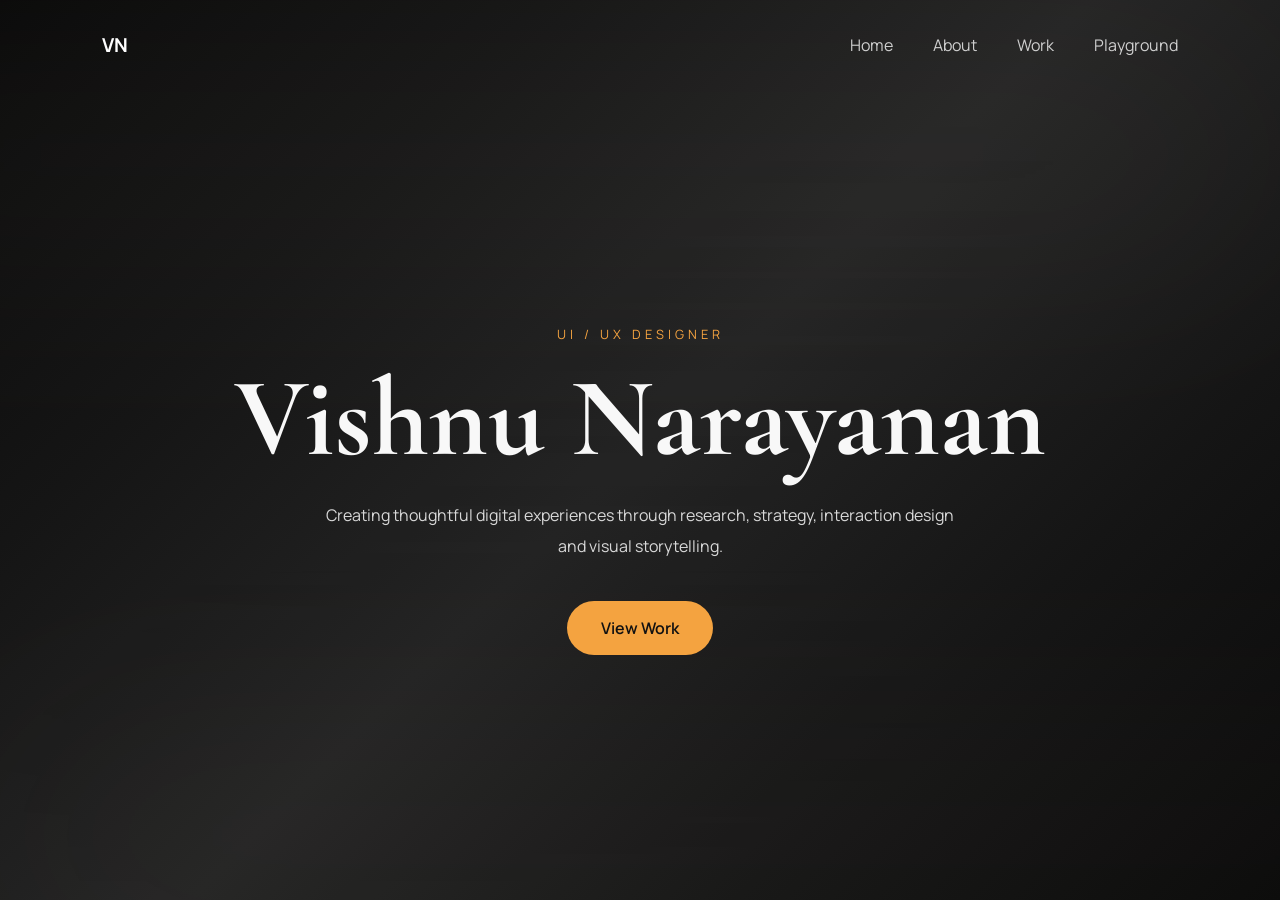
<file: index.html>
<!DOCTYPE html>
<html lang="en">

<head>
<meta charset="UTF-8">
<meta name="viewport" content="width=device-width, initial-scale=1.0">

<title>Vishnu Narayanan | UI/UX Designer</title>

<link href="https://fonts.googleapis.com/css2?family=Cormorant+Garamond:wght@500;600;700&family=Manrope:wght@300;400;500;600&display=swap" rel="stylesheet">

<link rel="stylesheet" href="home.css">
</head>

<body>

<!-- Background -->

<div class="bg-strips">
    <span class="strip s1"></span>
    <span class="strip s2"></span>
    <span class="strip s3"></span>
    <span class="strip s4"></span>
</div>

<div class="rain">
    <span></span>
    <span></span>
    <span></span>
    <span></span>
    <span></span>
    <span></span>
    <span></span>
    <span></span>
    <span></span>
    <span></span>
</div>

<!-- Navbar -->

<nav class="navbar">

    <a href="index.html" class="logo">
        VN
    </a>

    <ul class="nav-links">
        <li><a href="index.html" class="active-nav">Home</a></li>
        <li><a href="about.html">About</a></li>
        <li><a href="work.html">Work</a></li>
        <li><a href="Playground.html">Playground  </a></li>
    </ul>

</nav>

<!-- Hero -->

<main class="hero">

    <div class="hero-content">

        <p class="role">
            UI / UX DESIGNER
        </p>

        <h1>
            Vishnu Narayanan
        </h1>

        <p class="description">
            Creating thoughtful digital experiences through research,
            strategy, interaction design and visual storytelling.
        </p>

        <a href="work.html" class="cta-btn">
            View Work
        </a>

    </div>

</main>

<script src="home.js"></script>

</body>
</html>
</file>
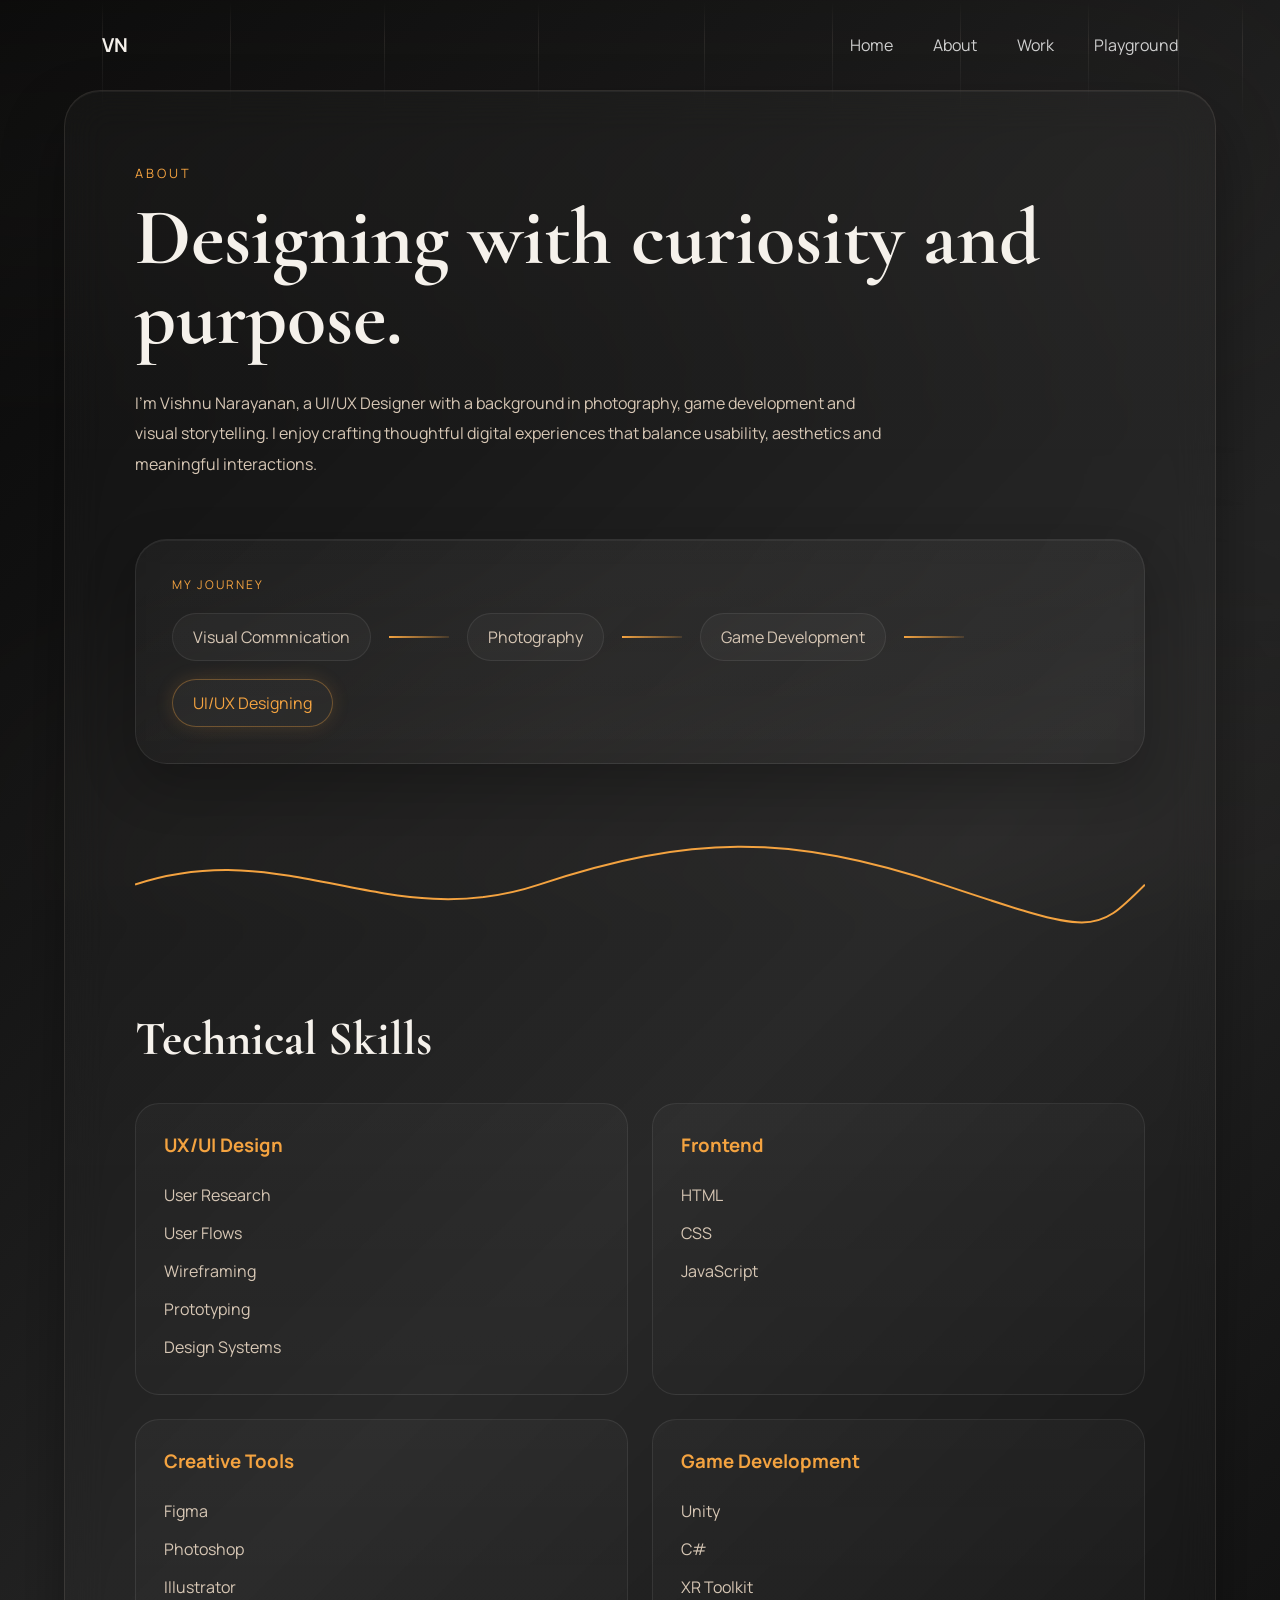
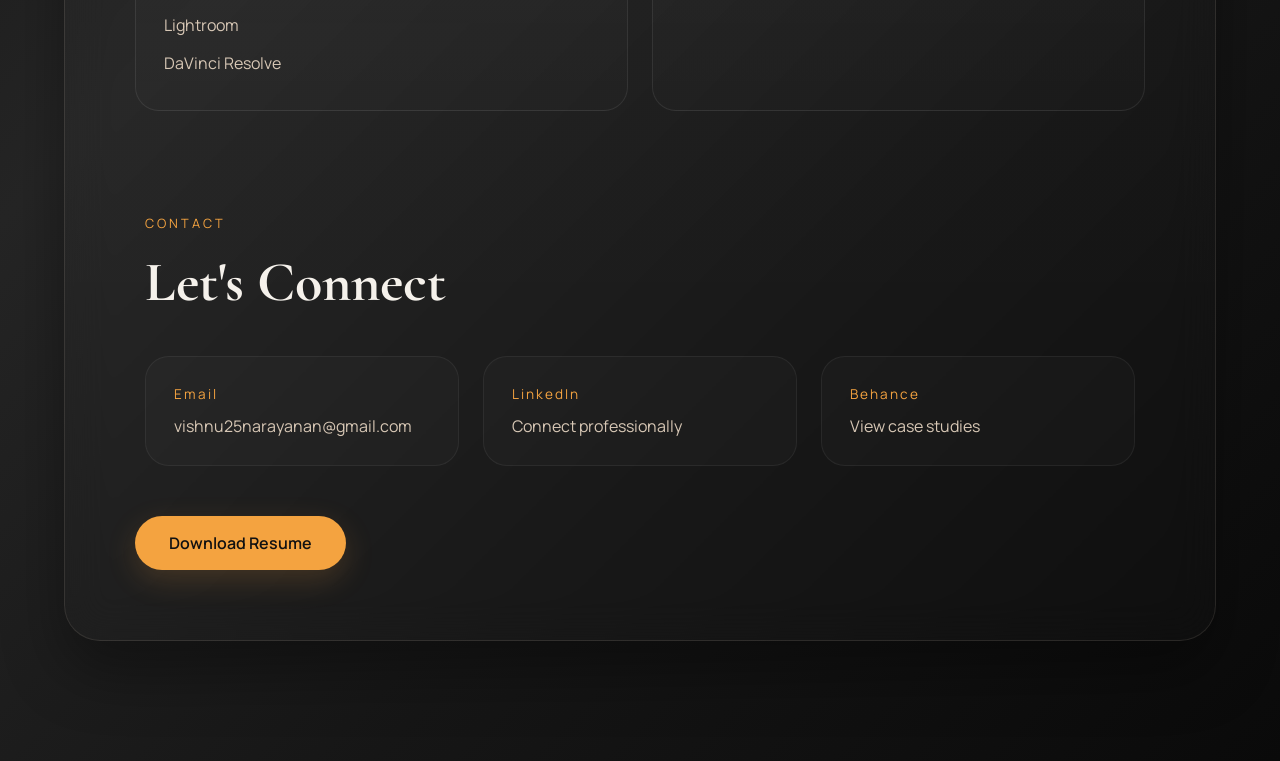
<file: about.html>
<!DOCTYPE html>
<html lang="en">

<head>
<meta charset="UTF-8">
<meta name="viewport" content="width=device-width, initial-scale=1.0">

<title>About | Vishnu Narayanan</title>

<link href="https://fonts.googleapis.com/css2?family=Cormorant+Garamond:wght@500;600;700&family=Manrope:wght@300;400;500;600&display=swap" rel="stylesheet">

<link rel="stylesheet" href="about.css">

</head>

<body>

<!-- Background -->

<div class="bg-strips">
    <span class="strip s1"></span>
    <span class="strip s2"></span>
    <span class="strip s3"></span>
    <span class="strip s4"></span>
</div>

<div class="rain">
    <span></span><span></span><span></span><span></span><span></span>
    <span></span><span></span><span></span><span></span><span></span>
</div>

<!-- NAV -->

<nav class="navbar">

    <a href="index.html" class="logo">
        VN
    </a>

     <ul class="nav-links">
        <li><a href="index.html">Home</a></li>
        <li><a href="about.html" class="active-nav">About</a></li>
        <li><a href="work.html">Work</a></li>
        <li><a href="Playground.html">Playground  </a></li>
    </ul>

</nav>

<main class="about-page">

    <!-- ABOUT CARD -->

<section class="about-card reveal">

    <div class="overlay-shape shape1"></div>
    <div class="overlay-shape shape2"></div>

    <span class="section-tag">
        ABOUT
    </span>

    <h1>
        Designing with curiosity and purpose.
    </h1>

    <p class="about-description">
        I'm Vishnu Narayanan, a UI/UX Designer with a background in
        photography, game development and visual storytelling.

        I enjoy crafting thoughtful digital experiences that balance
        usability, aesthetics and meaningful interactions.
    </p>

    <!-- JOURNEY -->

    <div class="journey-container">

        <span class="mini-tag">
            MY JOURNEY
        </span>

        <div class="journey-path">

            <div class="journey-step">
                Visual Commnication
            </div>

            <div class="journey-connector"></div>

            <div class="journey-step">
                Photography
            </div>

            <div class="journey-connector"></div>

            <div class="journey-step">
                Game Development
            </div>

            <div class="journey-connector"></div>

            <div class="journey-step active-step">
                UI/UX Designing
            </div>

        </div>

    </div>

    <div class="wave-divider">

        <svg viewBox="0 0 1000 120">
            <path
            d="M0 60 C150 10 250 110 400 60 S650 10 800 60 S950 110 1000 60"
            fill="none"
            stroke="#F4A340"
            stroke-width="2"/>
        </svg>

    </div>

    <h2 class="skills-title">
        Technical Skills
    </h2>

    <div class="skills-grid">

        <div class="skill-group">

            <h3>UX/UI Design</h3>

            <ul>
                <li>User Research</li>
                <li>User Flows</li>
                <li>Wireframing</li>
                <li>Prototyping</li>
                <li>Design Systems</li>
            </ul>

        </div>

        <div class="skill-group">

            <h3>Frontend</h3>

            <ul>
                <li>HTML</li>
                <li>CSS</li>
                <li>JavaScript</li>
            </ul>

        </div>

        <div class="skill-group">

            <h3>Creative Tools</h3>

            <ul>
                <li>Figma</li>
                <li>Photoshop</li>
                <li>Illustrator</li>
                <li>Lightroom</li>
                <li>DaVinci Resolve</li>
            </ul>

        </div>

        <div class="skill-group">

            <h3>Game Development</h3>

            <ul>
                <li>Unity</li>
                <li>C#</li>
                <li>XR Toolkit</li>
            </ul>

        </div>

    </div>

 <section class="contact-section reveal">

    <span class="section-tag">
        CONTACT
    </span>

    <h2>
        Let's Connect
    </h2>

    <div class="contact-grid">

        <a href="mailto:vishnu25narayanan@gmail.com" class="contact-card">

            <span>Email</span>
            <p>vishnu25narayanan@gmail.com</p>

        </a>

        <a href="#" class="contact-card">

            <span>LinkedIn</span>
            <p>Connect professionally</p>

        </a>

        <a href="https://www.behance.net/vishnunarayanan25"
           class="contact-card">

            <span>Behance</span>
            <p>View case studies</p>

        </a>

    </div>

</section>

    <a href="resume.pdf"
       class="resume-btn"
       download>

        Download Resume

    </a>

</section>

</main>

<script src="about.js"></script>

</body>
</html>
</file>
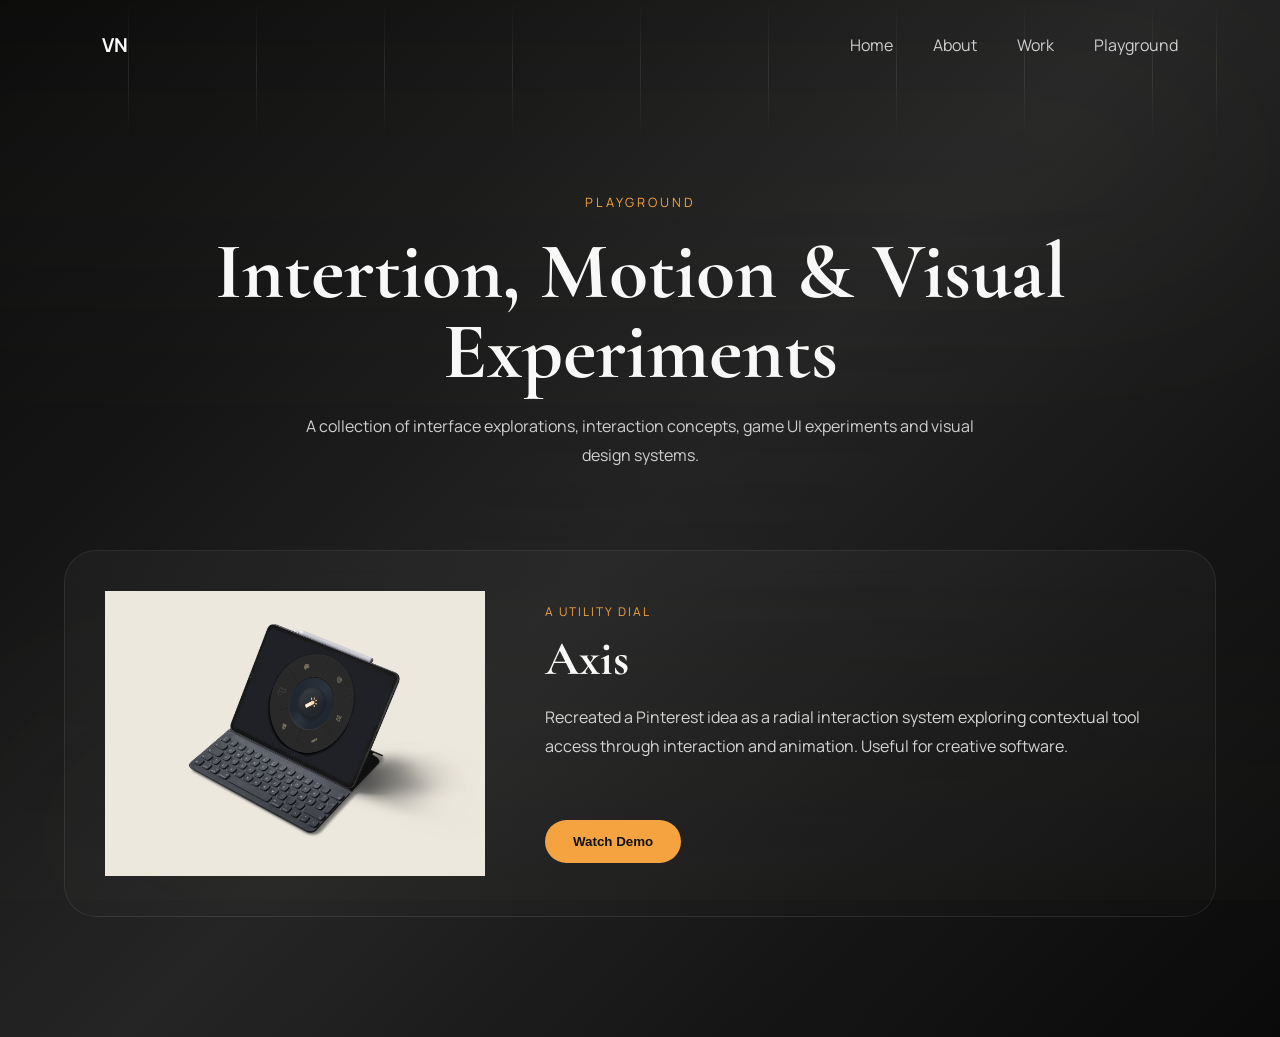
<file: Playground.html>
<!DOCTYPE html>
<html lang="en">

<head>
    <meta charset="UTF-8">
    <meta name="viewport" content="width=device-width, initial-scale=1.0">
    <title>Playground</title>
    <link rel="stylesheet" href="playground.css">
    <link
        href="https://fonts.googleapis.com/css2?family=Cormorant+Garamond:wght@500;600;700&family=Manrope:wght@300;400;500;600&display=swap"
        rel="stylesheet">
</head>

<body>
    <div class="bg-strips">
        <span class="strip s1"></span>
        <span class="strip s2"></span>
        <span class="strip s3"></span>
        <span class="strip s4"></span>
    </div>

    <div class="rain">
        <span></span><span></span><span></span><span></span><span></span>
        <span></span><span></span><span></span><span></span><span></span>
    </div>

    <!-- NAVBAR -->

    <nav class="navbar">

        <a href="index.html" class="logo">
            VN
        </a>

       <ul class="nav-links">
        <li><a href="index.html">Home</a></li>
        <li><a href="about.html">About</a></li>
        <li><a href="work.html">Work</a></li>
        <li><a href="Playground.html" class="active-nav">Playground</a></li>
  
    </ul>

    </nav>

    <!-- PAGE -->

    <main class="playground-page">

        <!-- HEADER -->

        <section class="playground-header reveal">

            <span class="section-tag">
                PLAYGROUND
            </span>

            <h1>
                Intertion, Motion & Visual Experiments
            </h1>

            <p>
                A collection of interface explorations,
                interaction concepts, game UI experiments and visual design systems.
            </p>

        </section>

        <!-- GRID -->

        <section class="playground-grid">

            <!-- AXIS -->

          <article class="play-card reveal">

    <div class="play-image">

        <img
            src="images_videos/ipad_mockup.png"
            alt="Axis interaction concept">

    </div>

    <div class="play-content">

        <span class="play-tag">
            A Utility Dial
        </span>

        <h2>
            Axis
        </h2>

        <p>
            Recreated a Pinterest idea as a radial interaction system
            exploring contextual tool access through interaction and animation.
            Useful for creative software.
        </p>

        <div class="play-buttons">

            <button
                class="play-btn open-modal"
                data-video="images_videos/Axis_dial.mp4">

                Watch Demo

            </button>

        </div>

    </div>

</article>

        </section>

    </main>
     <div class="video-modal" id="videoModal">

        <div class="modal-content">

            <span class="close-modal">&times;</span>

            <video id="projectVideo" controls preload="metadata">
            </video>

        </div>
    <script src="playground.js"></script>
</body>

</html>
</file>
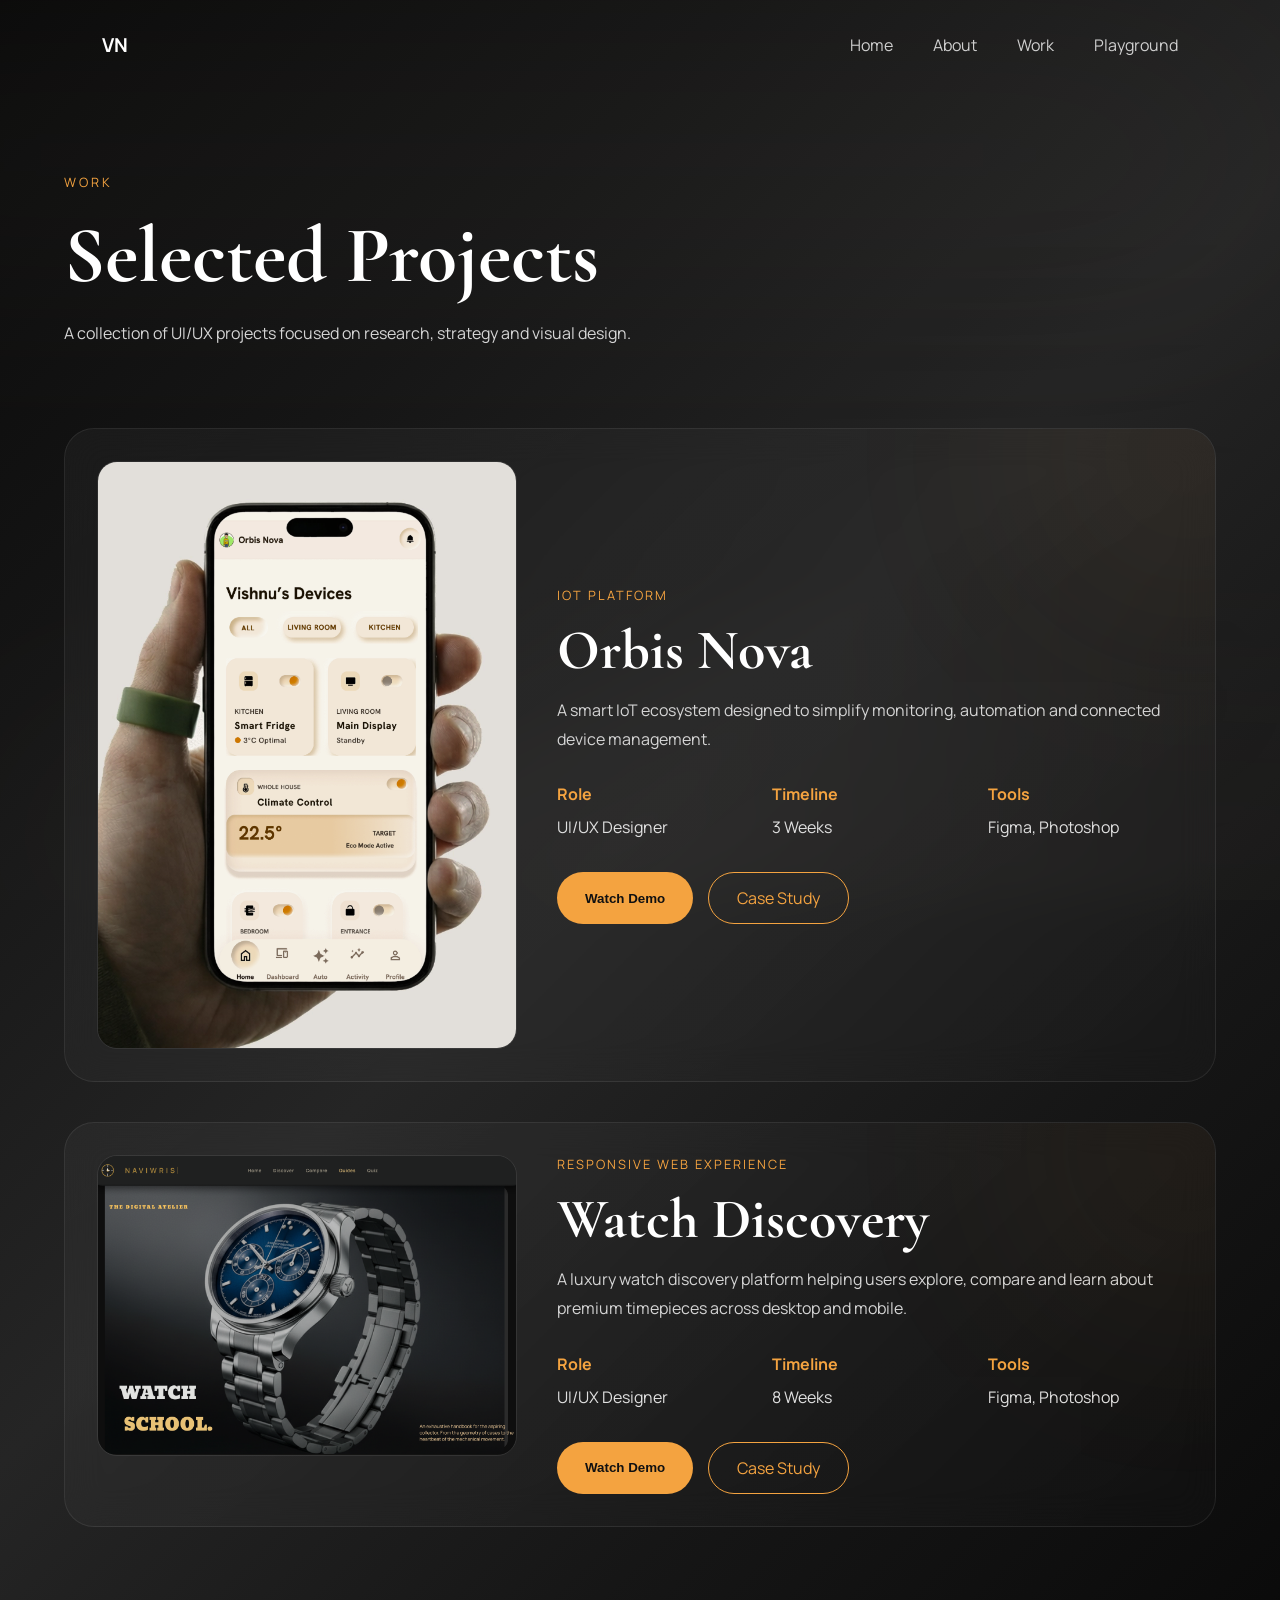
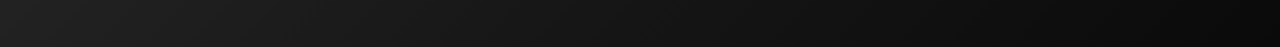
<file: work.html>
<!DOCTYPE html>
<html lang="en">

<head>
    <meta charset="UTF-8">
    <meta name="viewport" content="width=device-width, initial-scale=1.0">
    <title>Work | Vishnu Narayanan</title>
    <link
        href="https://fonts.googleapis.com/css2?family=Cormorant+Garamond:wght@500;600;700&family=Manrope:wght@300;400;500;600&display=swap"
        rel="stylesheet">
    <link rel="stylesheet" href="work.css">
</head>

<body>
    <div class="bg-strips">
        <span class="strip s1"></span>
        <span class="strip s2"></span>
        <span class="strip s3"></span>
        <span class="strip s4"></span>
    </div>

    <div class="rain">
        <span></span><span></span><span></span><span></span><span></span>
        <span></span><span></span><span></span><span></span><span></span>
    </div>
    <nav class="navbar">

        <a href="index.html" class="logo">
            VN
        </a>

        <ul class="nav-links">
        <li><a href="index.html">Home</a></li>
        <li><a href="about.html">About</a></li>
        <li><a href="work.html" class="active-nav" >Work</a></li>
        <li><a href="Playground.html">Playground  </a></li>
    </ul>

    </nav>

    <main class="work-page">

        <section class="work-header reveal">

            <span class="section-tag">
                WORK
            </span>

            <h1>
                Selected Projects
            </h1>

            <p>
                A collection of UI/UX projects focused on research,
                strategy and visual design.
            </p>

        </section>

        <section class="projects">

            <!-- ORBIS NOVA -->

            <div class="project-card reveal">

                <div class="project-image">
                    <img src="images_videos/Mockup Result.png" alt="Orbis Nova">
                </div>

                <div class="project-info">

                    <span class="project-tag">
                        IoT Platform
                    </span>

                    <h2>Orbis Nova</h2>

                    <p>
                        A smart IoT ecosystem designed to simplify
                        monitoring, automation and connected device
                        management.
                    </p>

                    <div class="project-meta">

                        <div class="meta-item">
                            <h4>Role</h4>
                            <p>UI/UX Designer</p>
                        </div>

                        <div class="meta-item">
                            <h4>Timeline</h4>
                            <p>3 Weeks</p>
                        </div>

                        <div class="meta-item">
                            <h4>Tools</h4>
                            <p>Figma, Photoshop</p>
                        </div>

                    </div>

                    <div class="project-buttons">

                        <button class="primary-btn open-modal"  
                        data-video="images_videos/orbis_nova.mp4">

                            Watch Demo

                        </button>

                        <a href="https://www.behance.net/gallery/251852947/Orbis-Nova-%28Iot-Smarthome%29?platform=direct" class="secondary-btn">

                            Case Study

                        </a>

                    </div>

                </div>

            </div>

            <!-- WATCH DISCOVERY -->

            <div class="project-card reveal">

                <div class="project-image">
                    <img src="images_videos/Watch_guide-page.png" alt="Watch Discovery">
                </div>

                <div class="project-info">

                    <span class="project-tag">
                        Responsive Web Experience
                    </span>

                    <h2>Watch Discovery</h2>

                    <p>
                        A luxury watch discovery platform helping users
                        explore, compare and learn about premium
                        timepieces across desktop and mobile.
                    </p>

                    <div class="project-meta">

                        <div class="meta-item">
                            <h4>Role</h4>
                            <p>UI/UX Designer</p>
                        </div>

                        <div class="meta-item">
                            <h4>Timeline</h4>
                            <p>8 Weeks</p>
                        </div>

                        <div class="meta-item">
                            <h4>Tools</h4>
                            <p>Figma, Photoshop</p>
                        </div>

                    </div>

                    <div class="project-buttons">

                        <button class="primary-btn open-modal"
                         data-video="images_videos/watch-discovery-demo.mp4">

                            Watch Demo

                        </button>

                        <a href="https://www.behance.net/gallery/251208087/Navwrist-Watch-Discovery-Platform-UIUX-Case-Study" class="secondary-btn">

                            Case Study

                        </a>

                    </div>

                </div>

            </div>

        </section>

    </main>

    <!-- VIDEO MODAL -->

    <div class="video-modal" id="videoModal">

        <div class="modal-content">

            <span class="close-modal">&times;</span>

            <video id="projectVideo" controls preload="metadata">
            </video>

        </div>

    </div>
    <script src="work.js"></script>
</body>

</html>
</file>
<file: home.css>
*{
    margin:0;
    padding:0;
    box-sizing:border-box;
}

html{
    scroll-behavior:smooth;
}

body{

    font-family:'Manrope',sans-serif;

    color:#F8F8F8;

    overflow:hidden;

    min-height:100vh;

    background:
    linear-gradient(
    135deg,
    #0A0A0A 0%,
    #161616 25%,
    #252525 50%,
    #161616 75%,
    #0A0A0A 100%
    );

    position:relative;
}

/* =========================
BACKGROUND STRIPS
========================= */
.bg-strips{
    position:fixed;
    inset:0;
    z-index:-3;
    overflow:hidden;
}

.strip{
    position:absolute;
    width:120%;
    height:220px;

    filter:blur(120px);

    opacity:.04;
}

.s1{
    background:#D7C7B5;
    top:5%;
    left:-20%;
    animation:float1 18s ease-in-out infinite;
}

.s2{
    background:#242223;
    top:35%;
    right:-20%;
    animation:float2 20s ease-in-out infinite;
}

.s3{
    background:#111111;
    bottom:10%;
    left:-15%;
    animation:float3 22s ease-in-out infinite;
}

.s4{
    background:#B7A694;
    bottom:-5%;
    right:-20%;
    animation:float4 25s ease-in-out infinite;
}

/* =========================
RAIN
========================= */

.rain{

    position:fixed;
    inset:0;

    overflow:hidden;

    z-index:-1;
}

.rain span{

    position:absolute;

    width:1px;
    height:140px;

    top:-150px;

    opacity:.15;

    background:
    linear-gradient(
    transparent,
    #F4A340,
    #B8B8B8,
    transparent
    );

    animation:rain 8s linear infinite;
}

.rain span:nth-child(1){left:10%;animation-delay:0s;}
.rain span:nth-child(2){left:18%;animation-delay:1s;}
.rain span:nth-child(3){left:27%;animation-delay:2s;}
.rain span:nth-child(4){left:38%;animation-delay:3s;}
.rain span:nth-child(5){left:50%;animation-delay:1.5s;}
.rain span:nth-child(6){left:62%;animation-delay:4s;}
.rain span:nth-child(7){left:74%;animation-delay:2.5s;}
.rain span:nth-child(8){left:84%;animation-delay:5s;}
.rain span:nth-child(9){left:92%;animation-delay:3.5s;}
.rain span:nth-child(10){left:97%;animation-delay:6s;}

/* =========================
NAVBAR
========================= */

.navbar{

    width:100%;

    padding:32px 8%;

    display:flex;
    justify-content:space-between;
    align-items:center;
}

.logo{

    text-decoration:none;

    color:#ffffff;

    font-size:1.2rem;

    font-weight:700;
}

.nav-links{

    display:flex;

    gap:40px;

    list-style:none;
}

.nav-links a{

    text-decoration:none;

    color:#cfcfcf;

    transition:.3s;
}

.nav-links a:hover{

    color:#F4A340;
}

.nav-links a{

    position:relative;

    text-decoration:none;

    color:#cfcfcf;

    transition:.3s ease;
}

.nav-links a:hover{
    color:#F4A340;
}
/* =========================
HERO
========================= */

.hero{

    height:calc(100vh - 100px);

    display:flex;

    justify-content:center;
    align-items:center;

    padding:0 8%;
}

.hero-content{

    max-width:850px;

    text-align:center;
}

.role{

    color:#F4A340;

    letter-spacing:4px;

    font-size:.8rem;

    margin-bottom:20px;
}

.hero h1{

    font-family:'Cormorant Garamond',serif;

    font-size:7rem;

    line-height:1;

    margin-bottom:25px;
}

.description{

    max-width:650px;

    margin:auto;

    color:#D8D8D8;

    line-height:1.9;

    margin-bottom:40px;
}

.cta-btn{

    display:inline-block;

    text-decoration:none;

    background:#F4A340;

    color:#111;

    padding:16px 34px;

    border-radius:999px;

    font-weight:600;

    transition:.3s ease;
}

.cta-btn:hover{

    transform:translateY(-4px);

    box-shadow:
    0 0 30px rgba(244,163,64,.25);
}

/* =========================
ANIMATIONS
========================= */

@keyframes stripUp{

    0%,100%{
        transform:translateY(0);
    }

    50%{
        transform:translateY(-140px);
    }
}

@keyframes stripDown{

    0%,100%{
        transform:translateY(-80px);
    }

    50%{
        transform:translateY(120px);
    }
}

@keyframes rain{

    0%{
        transform:translateY(-150px);
        opacity:0;
    }

    15%{
        opacity:.15;
    }

    100%{
        transform:translateY(120vh);
        opacity:0;
    }
}

/* =========================
RESPONSIVE
========================= */

@media(max-width:768px){

    .hero h1{
        font-size:4rem;
    }

    .description{
        font-size:.95rem;
    }

    .nav-links{
        gap:20px;
    }

    .strip{
        width:140px;
    }
}
</file>
<file: about.css>
*{
    margin:0;
    padding:0;
    box-sizing:border-box;
}

html{
    scroll-behavior:smooth;
}

body{
    font-family:'Manrope',sans-serif;
    color:#F5F1EB;
    overflow-x:hidden;
    min-height:100vh;

    background:
    linear-gradient(
    135deg,
    #0A0A0A 0%,
    #161616 25%,
    #252525 50%,
    #161616 75%,
    #0A0A0A 100%
    );
}
/* =========================
BACKGROUND STRIPS
========================= */

.bg-strips{
    position:fixed;
    inset:0;
    z-index:-3;
    overflow:hidden;
}

.strip{
    position:absolute;
    width:120%;
    height:220px;

    filter:blur(120px);

    opacity:.04;
}

.s1{
    background:#D7C7B5;
    top:5%;
    left:-20%;
    animation:float1 18s ease-in-out infinite;
}

.s2{
    background:#242223;
    top:35%;
    right:-20%;
    animation:float2 20s ease-in-out infinite;
}

.s3{
    background:#111111;
    bottom:10%;
    left:-15%;
    animation:float3 22s ease-in-out infinite;
}

.s4{
    background:#B7A694;
    bottom:-5%;
    right:-20%;
    animation:float4 25s ease-in-out infinite;
}

@keyframes float1{
    50%{transform:translateX(180px);}
}

@keyframes float2{
    50%{transform:translateX(-200px);}
}

@keyframes float3{
    50%{transform:translateX(150px);}
}

@keyframes float4{
    50%{transform:translateX(-150px);}
}

/* =========================
RAIN
========================= */

.rain{
    position:fixed;
    inset:0;
    z-index:-2;
    overflow:hidden;
}

.rain span{
    position:absolute;
    width:1px;
    height:120px;

    background:
    linear-gradient(
    transparent,
    rgba(215,199,181,.10),
    rgba(255,255,255,.04),
    transparent
    );

    animation:rainFall linear infinite;
}

.rain span:nth-child(1){left:8%;animation-duration:8s;}
.rain span:nth-child(2){left:18%;animation-duration:10s;}
.rain span:nth-child(3){left:30%;animation-duration:7s;}
.rain span:nth-child(4){left:42%;animation-duration:11s;}
.rain span:nth-child(5){left:55%;animation-duration:8s;}
.rain span:nth-child(6){left:65%;animation-duration:9s;}
.rain span:nth-child(7){left:75%;animation-duration:7s;}
.rain span:nth-child(8){left:85%;animation-duration:12s;}
.rain span:nth-child(9){left:92%;animation-duration:9s;}
.rain span:nth-child(10){left:97%;animation-duration:8s;}

@keyframes rainFall{
    from{
        transform:translateY(-200px);
    }
    to{
        transform:translateY(120vh);
    }
}

/* =========================
NAVBAR
========================= */

.navbar{
    width:100%;
    padding:32px 8%;
    display:flex;
    justify-content:space-between;
    align-items:center;
}

.logo{
    text-decoration:none;
    color:#F5F1EB;
    font-size:1.2rem;
    font-weight:700;
}

.nav-links{
    display:flex;
    gap:40px;
    list-style:none;
}

.nav-links a{
    text-decoration:none;
    color:#F5F1EB;
    transition:.3s;
}

.nav-links a:hover{
    color:#F4A340;
}

.nav-links a{

    position:relative;

    text-decoration:none;

    color:#cfcfcf;

    transition:.3s ease;
}

.nav-links a:hover{
    color:#F4A340;
}

/* =========================
PAGE
========================= */

.about-page{
    width:min(1200px,90%);
    margin:auto;
    padding-bottom:120px;
}

/* =========================
ABOUT CARD
========================= */

.about-card{
    position:relative;

    padding:70px;

    border-radius:36px;

    overflow:hidden;

    background:
    linear-gradient(
    180deg,
    rgba(255,255,255,.025),
    rgba(255,255,255,.01)
    );

    border:1px solid rgba(215,199,181,.12);

    box-shadow:
    0 30px 60px rgba(0,0,0,.35),
    inset 0 1px 0 rgba(255,255,255,.05);

    backdrop-filter:blur(20px);
}

.overlay-shape{
    position:absolute;
    border-radius:50%;
    filter:blur(120px);
}



/* =========================
TEXT
========================= */

.section-tag{
    color:#F4A340;
    letter-spacing:3px;
    font-size:.8rem;
}

.about-card h1{
    font-family:'Cormorant Garamond',serif;
    font-size:5rem;
    line-height:1;
    margin:15px 0 30px;
}

.about-description{
    max-width:760px;
    line-height:1.9;
    color:#D7C7B5;
}

/* =========================
JOURNEY
========================= */

.journey-container{

    width:fit-content;

    margin:60px auto;

    padding:36px;

    border-radius:32px;

    background:
    linear-gradient(
    180deg,
    rgba(255,255,255,.03),
    rgba(255,255,255,.01)
    );

    border:1px solid rgba(255,255,255,.08);

    box-shadow:
    inset 0 1px 0 rgba(255,255,255,.05),
    0 20px 50px rgba(0,0,0,.25);

    backdrop-filter:blur(20px);

    position:relative;

    overflow:hidden;
}

.journey-container::before{
    content:"";

    position:absolute;
    inset:0;

    background:
    linear-gradient(
    135deg,
    transparent,
    rgba(215,199,181,.02),
    transparent
    );

    pointer-events:none;
}

.mini-tag{
    display:block;
    color:#F4A340;
    margin-bottom:20px;
    letter-spacing:2px;
    font-size:.75rem;
}

.journey-path{
    display:flex;
    align-items:center;
    gap:18px;
    flex-wrap:wrap;
}

.journey-step{
    padding:12px 20px;

    border-radius:999px;

    background:rgba(255,255,255,.03);

    border:1px solid rgba(255,255,255,.08);

    color:#D7C7B5;
}

.journey-connector{
    width:60px;
    height:2px;

    background:
    linear-gradient(
    90deg,
    #F4A340,
    rgba(244,163,64,.15)
    );
}

.active-step{
    color:#F4A340;

    border-color:
    rgba(244,163,64,.35);

    box-shadow:
    0 0 18px rgba(244,163,64,.15);
}

/* =========================
WAVE
========================= */

.wave-divider{
    margin:60px 0;
}

.wave-divider svg{
    width:100%;
}

/* =========================
SKILLS
========================= */

.skills-title{
    font-family:'Cormorant Garamond',serif;
    font-size:3rem;
    margin-bottom:35px;
}

.skills-grid{
    display:grid;
    grid-template-columns:repeat(2,1fr);
    gap:24px;
}

.skill-group{

    padding:28px;

    border-radius:24px;

    background:
    linear-gradient(
    180deg,
    rgba(255,255,255,.03),
    rgba(255,255,255,.01)
    );

    border:
    1px solid rgba(255,255,255,.08);

    transition:.3s;
}

.skill-group:hover{
    transform:translateY(-6px);
}

.skill-group h3{
    color:#F4A340;
    margin-bottom:18px;
}

.skill-group ul{
    list-style:none;
}

.skill-group li{
    padding:8px 0;
    color:#D7C7B5;
}

/* =========================
BUTTON
========================= */

.resume-btn{

    display:inline-block;

    margin-top:50px;

    padding:16px 34px;

    background:#F4A340;

    color:#111111;

    text-decoration:none;

    border-radius:999px;

    font-weight:600;

    box-shadow:
    0 10px 30px rgba(244,163,64,.18);

    transition:.3s;
}

.resume-btn:hover{
    transform:translateY(-4px);
}

/* =========================
CONTACT
========================= */

.contact-section{

    margin-top:100px;

    padding:0 10px;
}

.contact-section h2{

    font-family:'Cormorant Garamond',serif;

    font-size:3.5rem;

    margin:15px 0 40px;
}

.contact-grid{

    display:grid;

    grid-template-columns:
    repeat(3,1fr);

    gap:24px;
}

.contact-card{

    padding:28px;

    border-radius:24px;

    text-decoration:none;

    color:#F5F1EB;

    background:
    rgba(255,255,255,.02);

    border:
    1px solid rgba(255,255,255,.06);

    transition:.3s ease;
}

.contact-card:hover{

    transform:translateY(-6px);

    border-color:
    rgba(244,163,64,.3);
}

.contact-card span{

    display:block;

    color:#F4A340;

    margin-bottom:12px;

    font-size:.85rem;

    letter-spacing:2px;
}

.contact-card p{

    color:#D7C7B5;
}

/* =========================
REVEAL
========================= */

.reveal{
    opacity:0;
    transform:translateY(40px);
    transition:.8s ease;
}

.reveal.active{
    opacity:1;
    transform:translateY(0);
}

/* =========================
MOBILE
========================= */

@media(max-width:900px){

    .about-card{
        padding:40px;
    }

    .about-card h1{
        font-size:3rem;
    }

    .skills-grid{
        grid-template-columns:1fr;
    }

    .journey-path{
        flex-direction:column;
        align-items:flex-start;
    }

    .journey-connector{
        width:2px;
        height:40px;
    }

    .contact-links{
        flex-direction:column;
        gap:15px;
    }
}
</file>
<file: playground.css>
* {
    margin: 0;
    padding: 0;
    box-sizing: border-box;
}

html {
    scroll-behavior: smooth;
}

body {
    font-family: 'Manrope', sans-serif;
    color: #F8F8F8;
    overflow-x: hidden;
    min-height: 100vh;

    background:
        linear-gradient(135deg,
            #0A0A0A 0%,
            #161616 25%,
            #252525 50%,
            #161616 75%,
            #0A0A0A 100%);
}

/* =========================
BACKGROUND STRIPS
========================= */

.bg-strips {
    position: fixed;
    inset: 0;
    z-index: -3;
    overflow: hidden;
}

.strip {
    position: absolute;
    width: 120%;
    height: 220px;

    filter: blur(120px);

    opacity: .04;
}

.s1 {
    background: #D7C7B5;
    top: 5%;
    left: -20%;
    animation: float1 18s ease-in-out infinite;
}

.s2 {
    background: #242223;
    top: 35%;
    right: -20%;
    animation: float2 20s ease-in-out infinite;
}

.s3 {
    background: #111111;
    bottom: 10%;
    left: -15%;
    animation: float3 22s ease-in-out infinite;
}

.s4 {
    background: #B7A694;
    bottom: -5%;
    right: -20%;
    animation: float4 25s ease-in-out infinite;
}

@keyframes float1 {
    50% {
        transform: translateX(120px);
    }
}

@keyframes float2 {
    50% {
        transform: translateX(-120px);
    }
}

@keyframes float3 {
    50% {
        transform: translateX(100px);
    }
}

@keyframes float4 {
    50% {
        transform: translateX(-100px);
    }
}

/* =========================
RAIN
========================= */

.rain {
    position: fixed;
    inset: 0;
    z-index: -2;
    overflow: hidden;
}

.rain span {
    position: absolute;
    width: 1px;
    height: 140px;

    background:
        linear-gradient(transparent,
            rgba(215, 199, 181, .12),
            transparent);

    animation: rainFall linear infinite;
}

.rain span:nth-child(1) {
    left: 10%;
    animation-duration: 8s;
}

.rain span:nth-child(2) {
    left: 20%;
    animation-duration: 10s;
}

.rain span:nth-child(3) {
    left: 30%;
    animation-duration: 7s;
}

.rain span:nth-child(4) {
    left: 40%;
    animation-duration: 11s;
}

.rain span:nth-child(5) {
    left: 50%;
    animation-duration: 8s;
}

.rain span:nth-child(6) {
    left: 60%;
    animation-duration: 9s;
}

.rain span:nth-child(7) {
    left: 70%;
    animation-duration: 7s;
}

.rain span:nth-child(8) {
    left: 80%;
    animation-duration: 12s;
}

.rain span:nth-child(9) {
    left: 90%;
    animation-duration: 9s;
}

.rain span:nth-child(10) {
    left: 95%;
    animation-duration: 8s;
}

@keyframes rainFall {
    from {
        transform: translateY(-200px);
    }

    to {
        transform: translateY(120vh);
    }
}

/* =========================
NAVBAR
========================= */

.navbar {
    width: 100%;
    padding: 32px 8%;
    display: flex;
    justify-content: space-between;
    align-items: center;
}

.logo {
    text-decoration: none;
    color: white;
    font-weight: 700;
    font-size: 1.2rem;
}

.nav-links {
    display: flex;
    gap: 40px;
    list-style: none;
}

.nav-links a {
    text-decoration: none;
    color: white;
    transition: .3s;
}

.nav-links a:hover {
    color: #F4A340;
}

.nav-links a {

    position: relative;

    text-decoration: none;

    color: #cfcfcf;

    transition: .3s ease;
}

.nav-links a:hover {
    color: #F4A340;
}

/* =========================
PAGE
========================= */

.playground-page {
    width: min(1200px, 90%);
    margin: auto;
    padding-bottom: 120px;
}

.playground-header {
    text-align: center;
    padding: 100px 0 80px;
}

.section-tag {
    color: #F4A340;
    letter-spacing: 3px;
    font-size: .8rem;
}

.playground-header h1 {
    font-family: 'Cormorant Garamond', serif;
    font-size: 5rem;
    margin: 20px 0;
    line-height: 1;
}

.playground-header p {
    max-width: 700px;
    margin: auto;
    color: #CFCFCF;
    line-height: 1.8;
}

/* =========================
GRID
========================= */

.playground-grid {
    display: flex;
    flex-direction: column;
    gap: 40px;
}

/* =========================
CARD
========================= */
.play-card {

    display: grid;

    grid-template-columns: 380px 1fr;

    gap: 60px;

    align-items: center;

    padding: 40px;

    border-radius: 32px;

    background:
        linear-gradient(180deg,
            rgba(255, 255, 255, .03),
            rgba(255, 255, 255, .01));

    border: 1px solid rgba(255, 255, 255, .08);
}

.play-image {

    width: 100%;
}

.play-image img {

    width: 100%;

    max-width: 380px;

    display: block;

    margin: auto;

    object-fit: contain;
}

.play-content {

    max-width: 650px;
}

.play-card:hover {
    transform: translateY(-8px);
}

.video-wrapper {
    border-radius: 20px;
    overflow: hidden;
}

.video-wrapper img {
    width: 100%;
    display: block;
}

/* =========================
CONTENT
========================= */

.play-content {
    display: flex;
    flex-direction: column;
    justify-content: center;
}

.play-tag {
    color: #F4A340;
    text-transform: uppercase;
    letter-spacing: 2px;
    font-size: .75rem;
}

.play-content h2 {
    font-family: 'Cormorant Garamond', serif;
    font-size: 3rem;
    margin: 10px 0 15px;
}

.play-content p {
    color: #D5D5D5;
    line-height: 1.8;
    margin-bottom: 30px;
}

/* =========================
BUTTONS
========================= */

.play-buttons {

    margin-top: 30px;

    display: flex;

    gap: 16px;
}

.play-btn{

    padding:14px 28px;

    border:none;

    border-radius:999px;

    background:#F4A340;

    color:#111;

    font-weight:600;

    cursor:pointer;

    transition:.3s;
}

.play-btn:hover{

    transform:translateY(-4px);
}

.primary-btn:hover {
    transform: translateY(-3px);
}

.secondary-btn {
    text-decoration: none;

    border: 1px solid rgba(255, 255, 255, .12);

    color: white;

    padding: 14px 28px;

    border-radius: 999px;
}

.secondary-btn:hover {
    border-color: #F4A340;
}

/* =========================
REVEAL
========================= */

.reveal {
    opacity: 0;
    transform: translateY(40px);
    transition: .8s ease;
}

.reveal.active {
    opacity: 1;
    transform: translateY(0);
}

.video-modal{
    position:fixed;
    inset:0;
    background:rgba(0,0,0,.85);
    display:none;
    justify-content:center;
    align-items:center;
    z-index:9999;
}

.video-modal.active{
    display:flex;
}

.modal-content{
    position:relative;
}

#projectVideo{
    max-width:90vw;
    max-height:85vh;
    border-radius:20px;
}

.close-modal{
    position:absolute;
    right:0;
    top:-50px;
    color:white;
    font-size:2.5rem;
    cursor:pointer;
}
/* =========================
MOBILE
========================= */

@media(max-width:900px) {

    .play-card {
        grid-template-columns: 1fr;
    }

    .playground-header h1 {
        font-size: 3rem;
    }
}

@media(max-width:768px) {

    .nav-links {
        gap: 20px;
    }

    .play-buttons {
        flex-direction: column;
    }
}
</file>
<file: work.css>
*{
    margin:0;
    padding:0;
    box-sizing:border-box;
}

html{
    scroll-behavior:smooth;
}

body{

    font-family:'Manrope',sans-serif;

    color:#F8F8F8;

    overflow-x:hidden;

    min-height:100vh;

    background:
    linear-gradient(
    135deg,
    #0A0A0A 0%,
    #161616 25%,
    #252525 50%,
    #161616 75%,
    #0A0A0A 100%
    );

    position:relative;
}

/* =========================
BACKGROUND STRIPS
========================= */

.bg-strips{
    position:fixed;
    inset:0;
    z-index:-3;
    overflow:hidden;
}

.strip{
    position:absolute;
    width:120%;
    height:220px;

    filter:blur(120px);

    opacity:.04;
}

.s1{
    background:#D7C7B5;
    top:5%;
    left:-20%;
    animation:float1 18s ease-in-out infinite;
}

.s2{
    background:#242223;
    top:35%;
    right:-20%;
    animation:float2 20s ease-in-out infinite;
}

.s3{
    background:#111111;
    bottom:10%;
    left:-15%;
    animation:float3 22s ease-in-out infinite;
}

.s4{
    background:#B7A694;
    bottom:-5%;
    right:-20%;
    animation:float4 25s ease-in-out infinite;
}

/* =========================
RAIN
========================= */

.rain{
    position:fixed;
    inset:0;
    overflow:hidden;
    z-index:-1;
}

.rain span{
    position:absolute;
    width:1px;
    height:140px;
    top:-150px;

    opacity:.15;

    background:
    linear-gradient(
    transparent,
    #F4A340,
    #B8B8B8,
    transparent
    );

    animation:rain 8s linear infinite;
}

.rain span:nth-child(1){left:10%;animation-delay:0s;}
.rain span:nth-child(2){left:20%;animation-delay:1s;}
.rain span:nth-child(3){left:30%;animation-delay:2s;}
.rain span:nth-child(4){left:40%;animation-delay:3s;}
.rain span:nth-child(5){left:50%;animation-delay:1.5s;}
.rain span:nth-child(6){left:60%;animation-delay:4s;}
.rain span:nth-child(7){left:70%;animation-delay:2.5s;}
.rain span:nth-child(8){left:80%;animation-delay:5s;}
.rain span:nth-child(9){left:90%;animation-delay:3.5s;}
.rain span:nth-child(10){left:96%;animation-delay:6s;}

/* =========================
NAVBAR
========================= */

.navbar{
    width:100%;
    padding:32px 8%;
    display:flex;
    justify-content:space-between;
    align-items:center;
}

.logo{
    text-decoration:none;
    color:white;
    font-size:1.2rem;
    font-weight:700;
}

.nav-links{
    list-style:none;
    display:flex;
    gap:40px;
}

.nav-links a{
    text-decoration:none;
    color:#D5D5D5;
    transition:.3s;
}

.nav-links a:hover{
    color:#F4A340;
}
.nav-links a{

    position:relative;

    text-decoration:none;

    color:#cfcfcf;

    transition:.3s ease;
}

.nav-links a:hover{
    color:#F4A340;
}

/* =========================
PAGE
========================= */

.work-page{
    width:min(1250px,90%);
    margin:auto;
}

/* =========================
HEADER
========================= */

.work-header{
    padding:80px 0;
}

.section-tag{
    color:#F4A340;
    letter-spacing:3px;
    font-size:.8rem;
}

.work-header h1{

    font-family:'Cormorant Garamond',serif;

    font-size:5rem;

    margin:15px 0;

    color:white;
}

.work-header p{

    max-width:700px;

    line-height:1.8;

    color:#D5D5D5;
}

/* =========================
PROJECTS
========================= */

.projects{

    display:flex;

    flex-direction:column;

    gap:40px;

    padding-bottom:120px;
}

.project-card{

    position:relative;

    overflow:hidden;

    display:flex;

    gap:40px;

    padding:32px;

    border-radius:30px;

    background:
    linear-gradient(
    145deg,
    rgba(255,255,255,.04),
    rgba(255,255,255,.015)
    );

    backdrop-filter:blur(18px);

    border:1px solid rgba(255,255,255,.08);

    transition:.4s ease;
}

.project-card::before{

    content:"";

    position:absolute;

    width:350px;
    height:350px;

    border-radius:50%;

    background:#F4A340;

    filter:blur(120px);

    opacity:.06;

    top:-150px;
    right:-150px;
}

.project-card:hover{

    transform:translateY(-10px);

    border-color:
    rgba(244,163,64,.35);

    box-shadow:
    0 25px 60px rgba(0,0,0,.35);
}

/* =========================
IMAGE
========================= */

.project-image{
    width:420px;
    flex-shrink:0;
}

.project-image img{

    width:100%;

    display:block;

    border-radius:20px;

    border:1px solid rgba(255,255,255,.08);
}

/* =========================
INFO
========================= */

.project-info{

    flex:1;

    display:flex;

    flex-direction:column;

    justify-content:center;
}

.project-tag{

    color:#F4A340;

    font-size:.8rem;

    text-transform:uppercase;

    letter-spacing:2px;
}

.project-info h2{

    font-family:'Cormorant Garamond',serif;

    font-size:3.5rem;

    color:white;

    margin:12px 0;
}

.project-info p{

    color:#D5D5D5;

    line-height:1.8;
}

/* =========================
META
========================= */

.project-meta{

    display:grid;

    grid-template-columns:repeat(3,1fr);

    gap:20px;

    margin:30px 0;
}

.meta-item h4{

    color:#F4A340;

    margin-bottom:8px;
}

.meta-item p{

    color:#E0E0E0;
}

/* =========================
BUTTONS
========================= */

.project-buttons{

    display:flex;

    gap:15px;
}

.primary-btn{

    border:none;

    cursor:pointer;

    background:#F4A340;

    color:#111;

    padding:14px 28px;

    border-radius:999px;

    font-weight:600;

    transition:.3s;
}

.primary-btn:hover{

    transform:translateY(-4px);
}

.secondary-btn{

    text-decoration:none;

    border:1px solid #F4A340;

    color:#F4A340;

    padding:14px 28px;

    border-radius:999px;

    transition:.3s;
}

.secondary-btn:hover{

    background:#F4A340;

    color:#111;
}

/* =========================
VIDEO MODAL
========================= */

.video-modal{

    position:fixed;

    inset:0;

    background:rgba(0,0,0,.92);

    display:none;

    justify-content:center;

    align-items:center;

    z-index:9999;
}

.video-modal.active{
    display:flex;
}

.modal-content{

    position:relative;

    display:flex;

    justify-content:center;

    align-items:center;
}

#projectVideo{

    max-width:90vw;

    max-height:85vh;

    width:auto;

    height:auto;

    border-radius:20px;

    box-shadow:0 25px 60px rgba(0,0,0,.5);
}

.close-modal{

    position:absolute;

    right:0;

    top:-50px;

    color:#F4A340;

    font-size:2.5rem;

    cursor:pointer;
}

/* =========================
REVEAL
========================= */

.reveal{

    opacity:0;

    transform:translateY(40px);

    transition:.8s ease;
}

.reveal.active{

    opacity:1;

    transform:translateY(0);
}

/* =========================
ANIMATIONS
========================= */

@keyframes stripUp{

    0%,100%{
        transform:translateY(0);
    }

    50%{
        transform:translateY(-140px);
    }
}

@keyframes stripDown{

    0%,100%{
        transform:translateY(-80px);
    }

    50%{
        transform:translateY(120px);
    }
}

@keyframes rain{

    0%{
        transform:translateY(-150px);
        opacity:0;
    }

    15%{
        opacity:.15;
    }

    100%{
        transform:translateY(120vh);
        opacity:0;
    }
}

/* =========================
MOBILE
========================= */

@media(max-width:900px){

    .project-card{
        flex-direction:column;
    }

    .project-image{
        width:100%;
    }

    .project-meta{
        grid-template-columns:1fr;
    }
}

@media(max-width:768px){

    .work-header h1{
        font-size:3rem;
    }

    .project-info h2{
        font-size:2.4rem;
    }

    .project-buttons{
        flex-direction:column;
    }

    .nav-links{
        gap:20px;
    }
}
</file>
